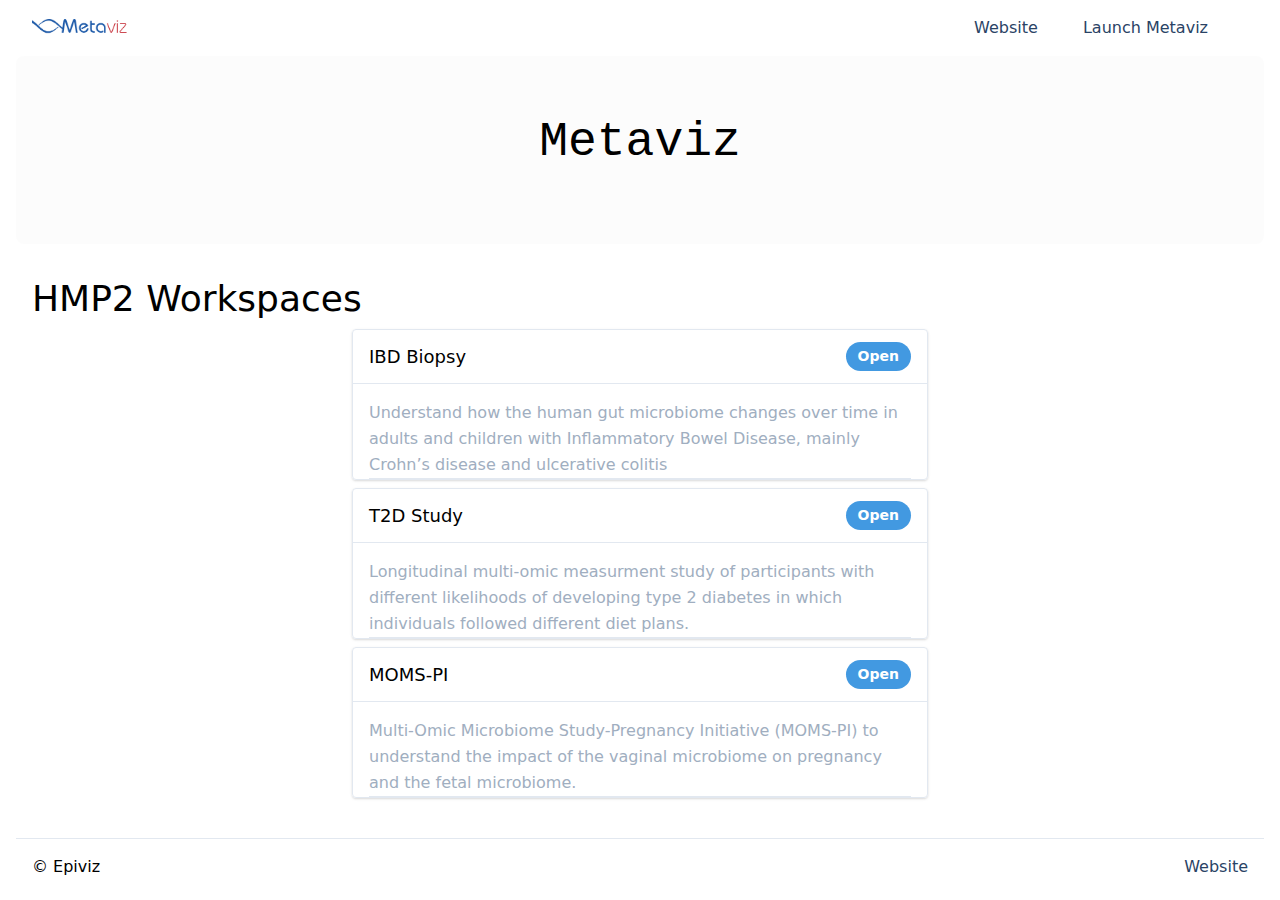
<file: index.html>
<!DOCTYPE html>
<html lang="en">
  <head>
    <title>Metaviz HMP2 Workspaces</title>
    <meta charset="utf-8">
    <meta name="viewport" content="width=device-width, initial-scale=1, shrink-to-fit=no">
    <meta name="description" content="Metaviz is an interactive visualization tool for 16S metagenomics data.">
    <meta name="author" content="Metaviz">
    <link rel="stylesheet" href="css/tailwind/tailwind.min.css">
    <link rel="stylesheet" href="css/epiviz.css">
    <link rel="icon" type="image/png" sizes="16x16" href="epiviz-favicon.png">
    <style>
      #otherWSCards {
        padding: 18px;
        display: none;
        overflow: hidden;
        width: 100%;
      }

      .collapsible {
        text-decoration: underline;
      }
    </style>
  </head>
  <body class="bg-body text-body font-body">
    <div class="container mx-auto px-4"> 
    
      <nav class="flex flex-wrap items-center justify-center p-4">
        <div class="lg:order-1 w-auto lg:w-1/5 lg:text-center">
          <a class="text-xl text-indigo-500 font-semibold" href="#">
            <img src="images/metaviz.png" height="75" width="100">
          </a>
        </div>
        <div class="block lg:hidden">
          <button class="navbar-burger flex items-center py-2 px-3 text-indigo-500 rounded border border-indigo-500">
            <svg class="fill-current h-3 w-3" viewBox="0 0 20 20" xmlns="http://www.w3.org/2000/svg">
              <title>Menu</title>
              <path d="M0 3h20v2H0V3zm0 6h20v2H0V9zm0 6h20v2H0v-2z"></path>
            </svg>
          </button>
        </div>
        <div class="navbar-menu hidden lg:order-2 lg:block w-full lg:w-2/5">
          <!-- <a class="text-xl text-indigo-500 font-semibold" href="#">Workspaces</a> -->
        </div>
        <div class="navbar-menu hidden lg:order-3 lg:block w-full lg:w-2/5 lg:text-right">
          <a class="block lg:inline-block mt-4 lg:mt-0 mr-10 text-blue-900 hover:text-blue-700" href="http://metaviz.org">Website</a>
          <a class="block lg:inline-block mt-4 lg:mt-0 mr-10 text-blue-900 hover:text-blue-700" href="https://metaviz.cbcb.umd.edu">Launch Metaviz</a>
        </div>
      </nav>
      
      <!-- max-w-2xl -->
      <section  class="hero py-12 p-4 text-center rounded-lg">
        <div class="flex flex-wrap -mx-4">
          <!-- <div class="w-full lg:w-1/3 mx-auto">
            <img class="mx-auto mb-4 full" height="150" src="images/hero2.gif">
          </div> -->
          <div class="w-full max-w-2xl mx-auto">
            <h4 class="text-5xl mt-2 mb-6 leading-tight font-heading font-mono">Metaviz </h4>
            <!-- <span class="text-md font-medium">Epiviz is an interactive visualization tool for functional genomics data. It supports genome navigation like other genome browsers, but allows multiple visualizations of data within genomic regions using scatterplots, heatmaps and other user-supplied visualizations.</span> -->
          </div>
        </div>
      </section>
    
      <section class="py-8 px-4">
        <h2 class="text-4xl mb-2 leading-tight font-heading">HMP2 Workspaces</h2>
        <div id="workspaceCards" class="flex flex-col items-center m-28">
        </div>

        <!-- <span class="collapsible text-4xl mb-2 leading-tight font-heading">Datasets from HMP2Data package</span><span>(click to show)</span>
        <div id="otherWSCards" class="flex flex-wrap -mx-4">
        </div> -->
      </section>
    
      <footer class="flex flex-wrap items-center justify-between p-4 border-t">
        <div class="w-full lg:w-auto lg:mr-6 mb-4 lg:mb-0 text-center">&copy; Epiviz</div>
        <div class="flex flex-col lg:flex-row items-center w-full lg:w-auto">
          <div class="mx-auto lg:mx-0 lg:ml-auto">
            <a class="inline-block mt-0 text-blue-900 hover:text-blue-700" href="http://metaviz.org">Website</a>
          </div>
        </div>
      </footer>
    </div>
    <script src="js/main.js"></script>
    <!-- <script>
      var coll = document.getElementsByClassName("collapsible");

      for (var i = 0; i < coll.length; i++) {
        coll[i].addEventListener("click", function() {
          this.classList.toggle("active");
          var wslist = document.querySelector("#otherWSCards")
          if (wslist.style.display === "flex") {
            wslist.style.display = "none";
          } else {
            wslist.style.display = "flex";
          }
        });
      } 
    </script> -->
  </body>
</html>
</file>
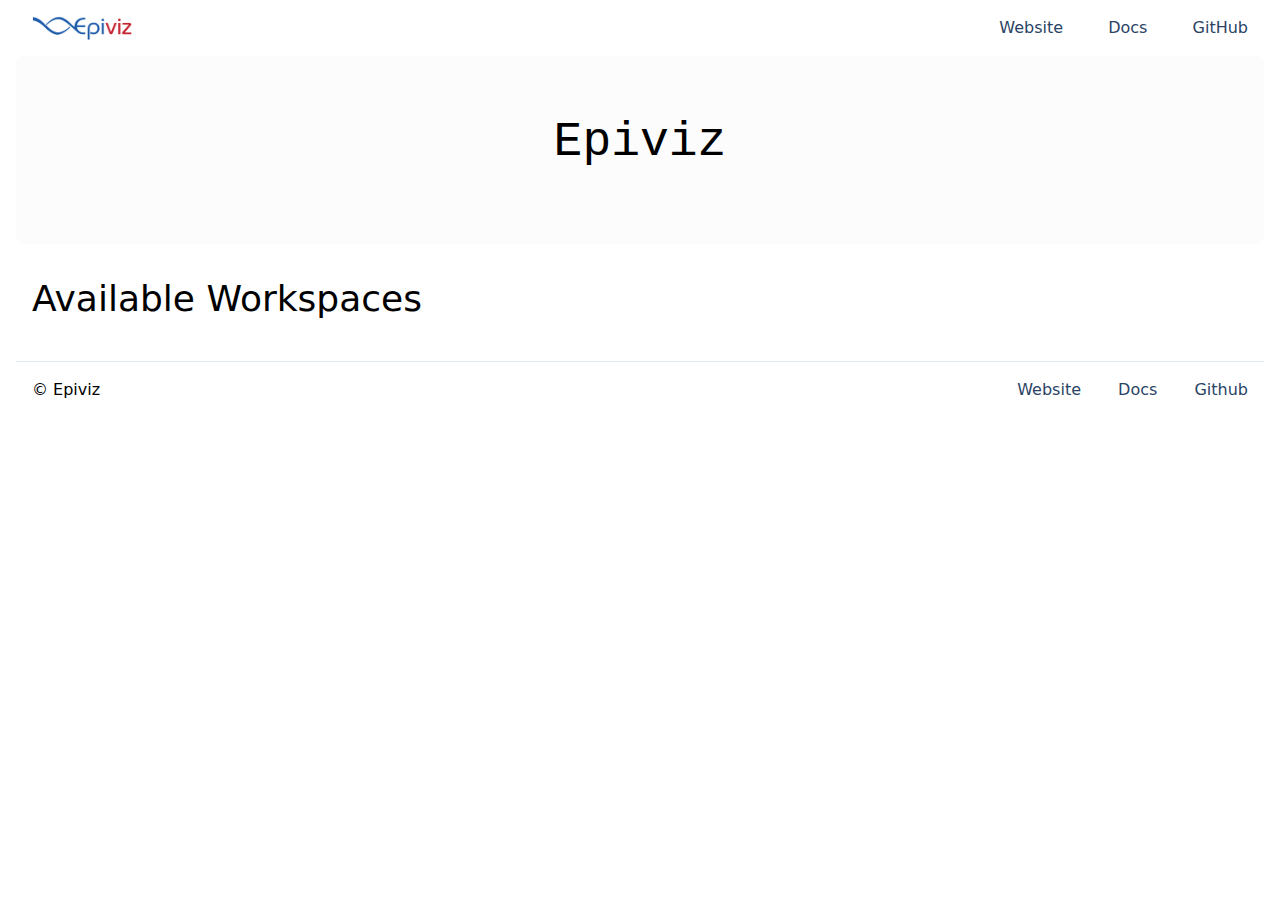
<file: screen.html>
<!DOCTYPE html>
<html lang="en">
  <head>
    <title>Epiviz Measurements</title>
    <meta charset="utf-8">
    <meta name="viewport" content="width=device-width, initial-scale=1, shrink-to-fit=no">
    <meta name="description" content="Epiviz is an interactive visualization tool for functional genomics data. It supports genome navigation like other genome browsers, but allows multiple visualizations of data within genomic regions using scatterplots, heatmaps and other user-supplied visualizations.">
    <meta name="author" content="Epiviz">
    <link rel="stylesheet" href="css/tailwind/tailwind.min.css">
    <link rel="stylesheet" href="css/epiviz.css">
    <link rel="icon" type="image/png" sizes="16x16" href="epiviz-favicon.png">
    <script src="js/main.js"></script>
  </head>
  <body class="bg-body text-body font-body">
    <div class="container mx-auto px-4"> 
    
      <nav class="flex flex-wrap items-center justify-center p-4">
        <div class="lg:order-1 w-auto lg:w-1/5 lg:text-center">
          <a class="text-xl text-indigo-500 font-semibold" href="#">
            <img src="images/epiviz.png" height="75" width="100">
          </a>
        </div>
        <div class="block lg:hidden">
          <button class="navbar-burger flex items-center py-2 px-3 text-indigo-500 rounded border border-indigo-500">
            <svg class="fill-current h-3 w-3" viewBox="0 0 20 20" xmlns="http://www.w3.org/2000/svg">
              <title>Menu</title>
              <path d="M0 3h20v2H0V3zm0 6h20v2H0V9zm0 6h20v2H0v-2z"></path>
            </svg>
          </button>
        </div>
        <div class="navbar-menu hidden lg:order-2 lg:block w-full lg:w-2/5">
          <!-- <a class="text-xl text-indigo-500 font-semibold" href="#">Workspaces</a> -->
        </div>
        <div class="navbar-menu hidden lg:order-3 lg:block w-full lg:w-2/5 lg:text-right">
          <a class="block lg:inline-block mt-4 lg:mt-0 mr-10 text-blue-900 hover:text-blue-700" href="https://epiviz.org">Website</a>
          <a class="block lg:inline-block mt-4 lg:mt-0 mr-10 text-blue-900 hover:text-blue-700" href="https://epiviz.github.io/components/">Docs</a>
          <a class="block lg:inline-block mt-4 lg:mt-0 text-blue-900 hover:text-blue-700" href="https://github.com/epiviz/epiviz-chart">GitHub</a>
        </div>
      </nav>
      
      <!-- max-w-2xl -->
      <section  class="hero py-12 p-4 text-center rounded-lg">
        <div class="flex flex-wrap -mx-4">
          <!-- <div class="w-full lg:w-1/3 mx-auto">
            <img class="mx-auto mb-4 full" height="150" src="images/hero2.gif">
          </div> -->
          <div class="w-full max-w-2xl mx-auto">
            <h4 class="text-5xl mt-2 mb-6 leading-tight font-heading font-mono">Epiviz </h4>
            <!-- <span class="text-md font-medium">Epiviz is an interactive visualization tool for functional genomics data. It supports genome navigation like other genome browsers, but allows multiple visualizations of data within genomic regions using scatterplots, heatmaps and other user-supplied visualizations.</span> -->
          </div>
        </div>
      </section>
    
      <section class="py-8 px-4">
        <h2 class="text-4xl mb-2 leading-tight font-heading">Available Workspaces</h2>
        <div id="workspaceCards" class="flex flex-wrap -mx-4">
        </div>
      </section>
    
      <footer class="flex flex-wrap items-center justify-between p-4 border-t">
        <div class="w-full lg:w-auto lg:mr-6 mb-4 lg:mb-0 text-center">&copy; Epiviz</div>
        <div class="flex flex-col lg:flex-row items-center w-full lg:w-auto">
          <div class="mx-auto lg:mx-0 lg:ml-auto">
            <a class="inline-block mt-0 text-blue-900 hover:text-blue-700" href="http://epiviz.org">Website</a>
            <a class="inline-block mt-0 ml-8 text-blue-900 hover:text-blue-700" href="https://epiviz.github.io/components/">Docs</a>
            <a class="inline-block mt-0 ml-8 text-blue-900 hover:text-blue-700" href="https://github.com/epiviz/epiviz-chart">Github</a>
          </div>
        </div>
      </footer>
    </div>
  </body>
</html>
</file>
<file: css/epiviz.css>
/* html, body {
  margin: 0;
  padding: 0;
}

.background {
  position: absolute;
  display: block;
  top: 0;
  left: 0;
  z-index: 0;
} */

.hero {
  background: linear-gradient(
    rgba(0, 0, 0, 0.01),
    rgba(0, 0, 0, 0.01)
  ), url("https://raw.githubusercontent.com/epiviz/metaviz-workspaces/main/images/hero.png");
}
</file>
